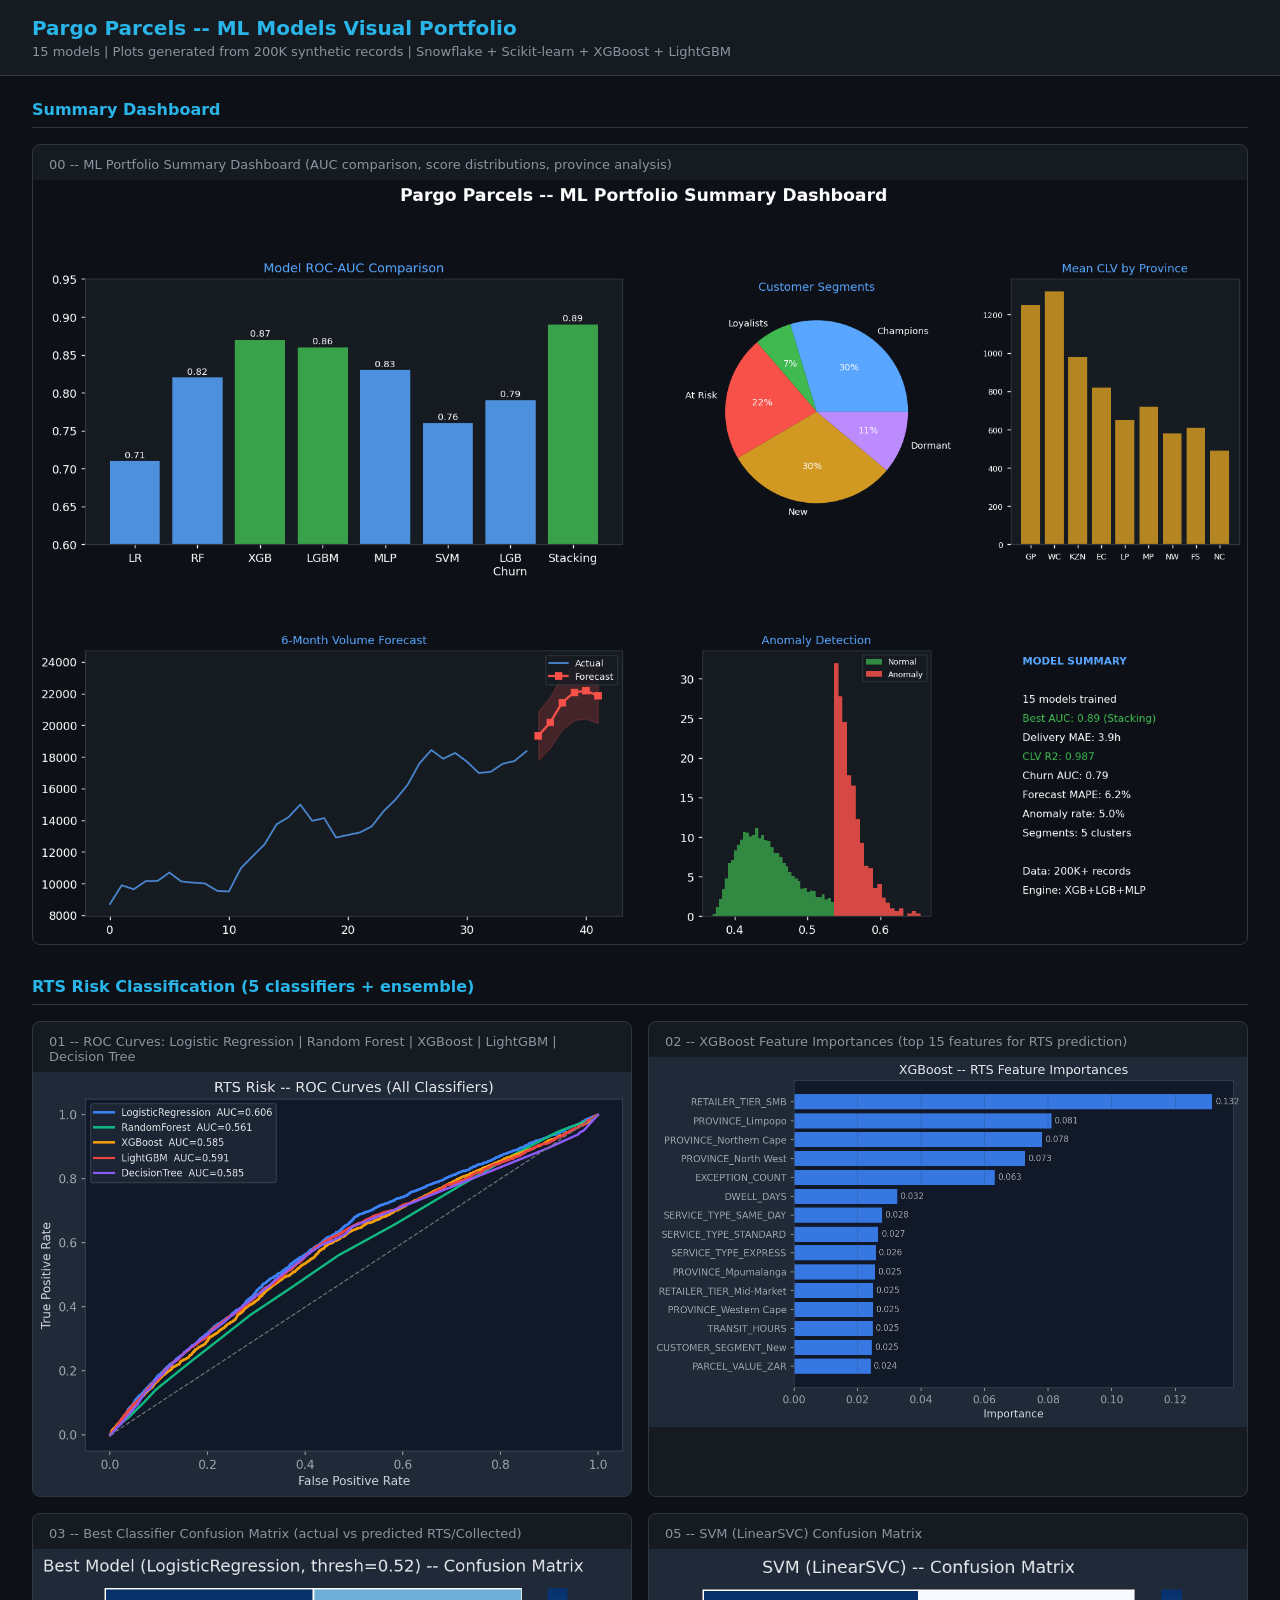
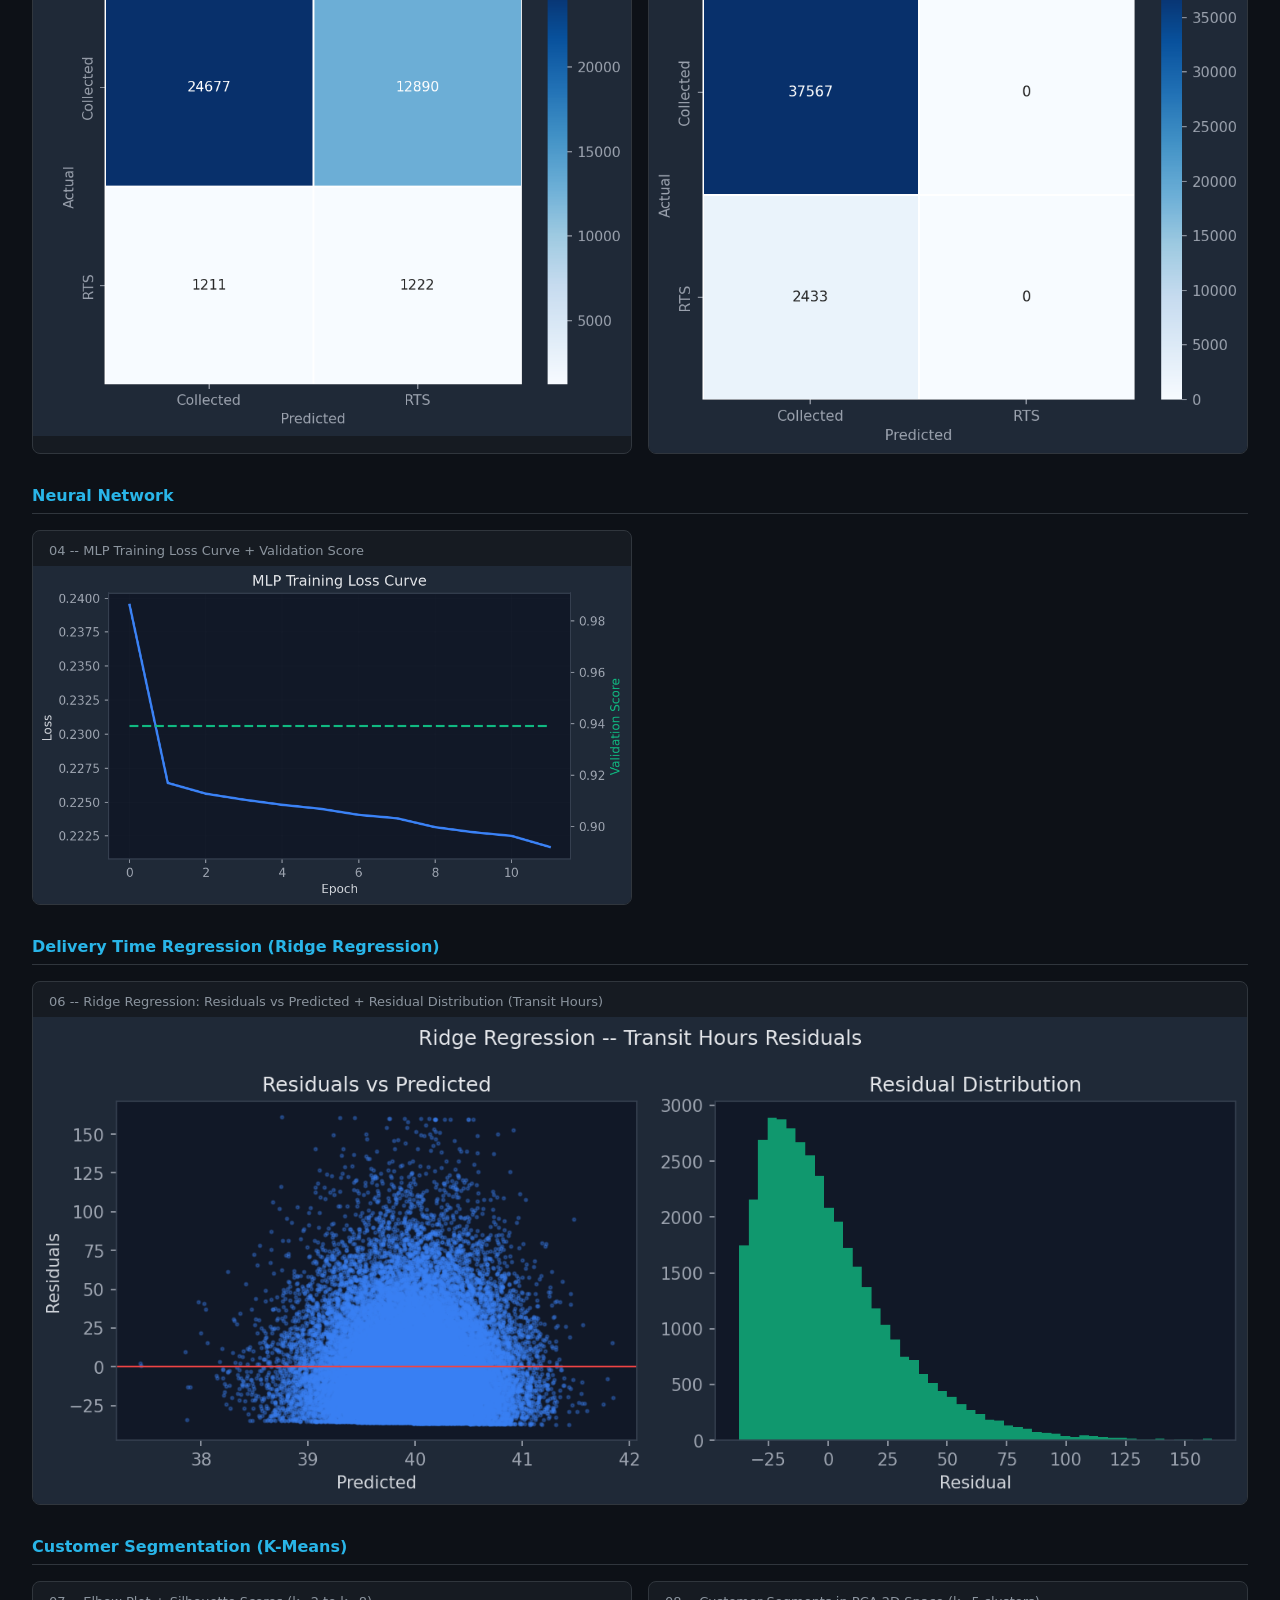
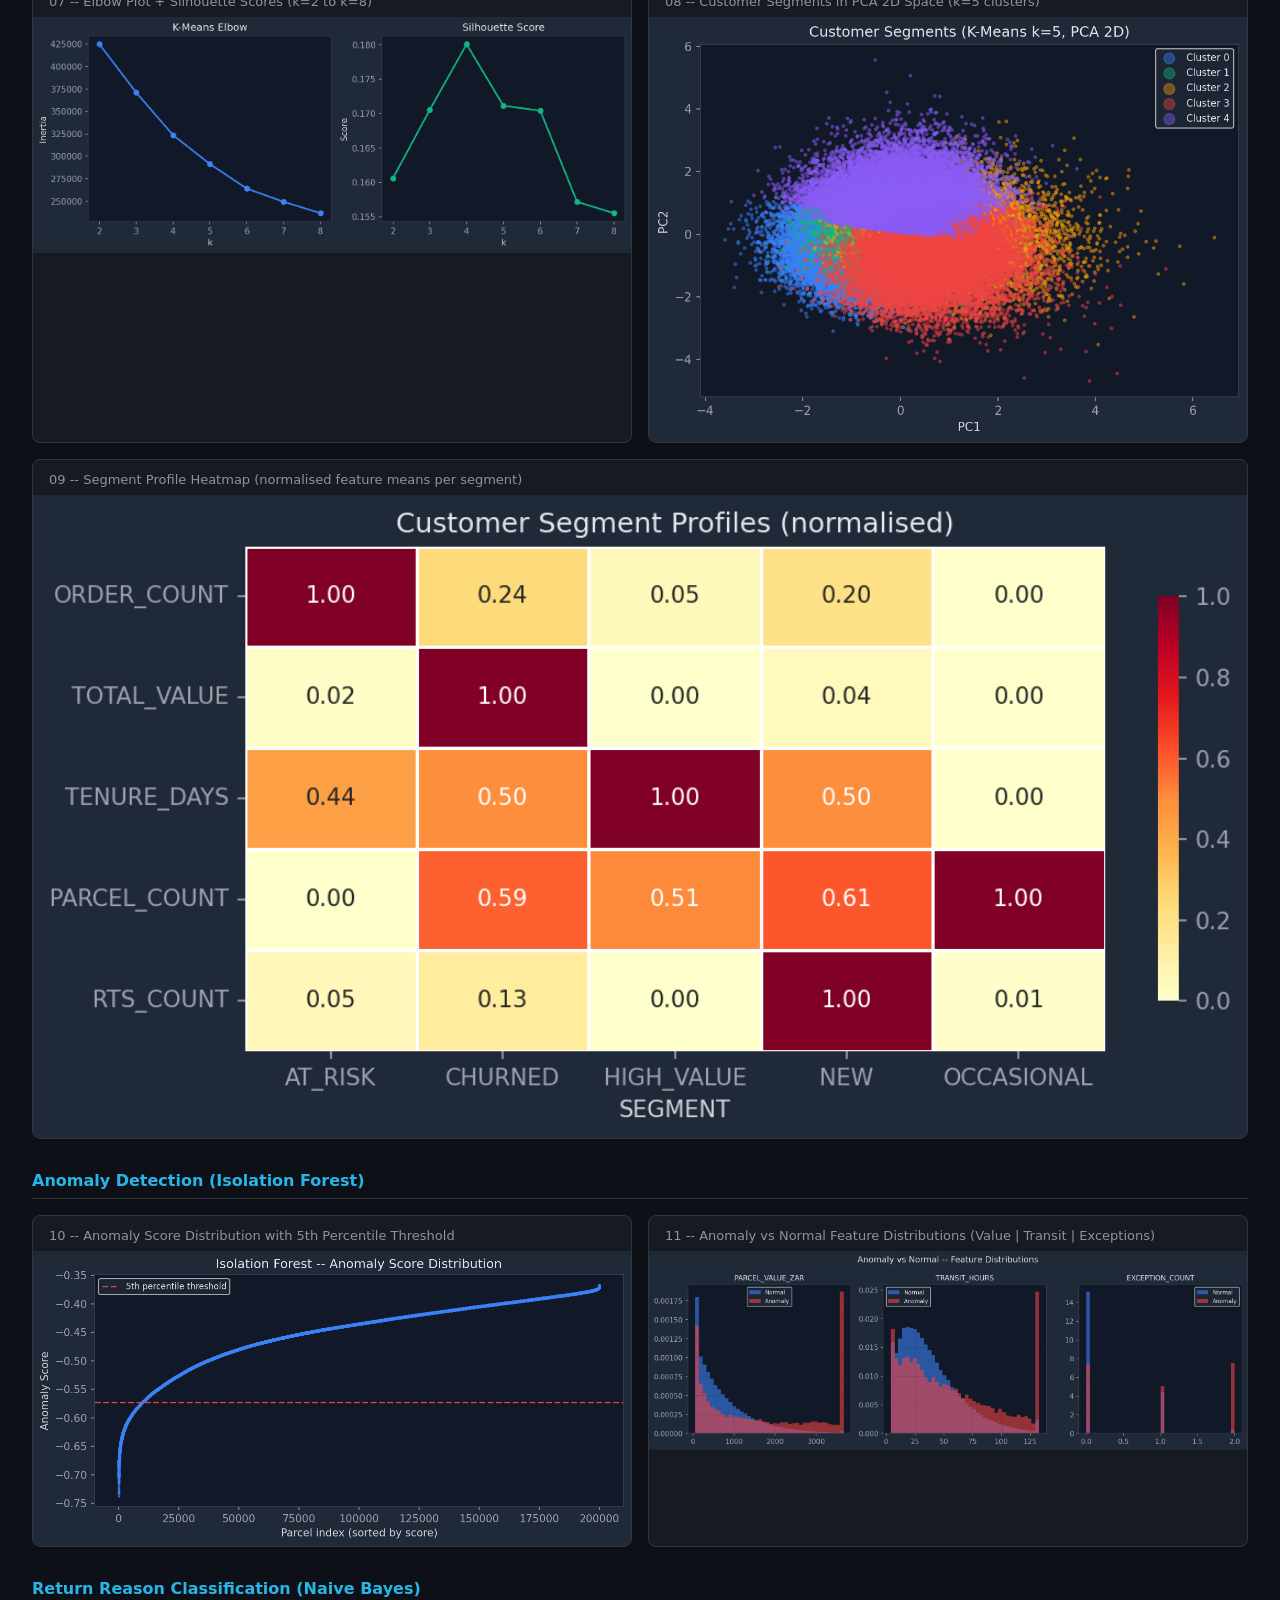
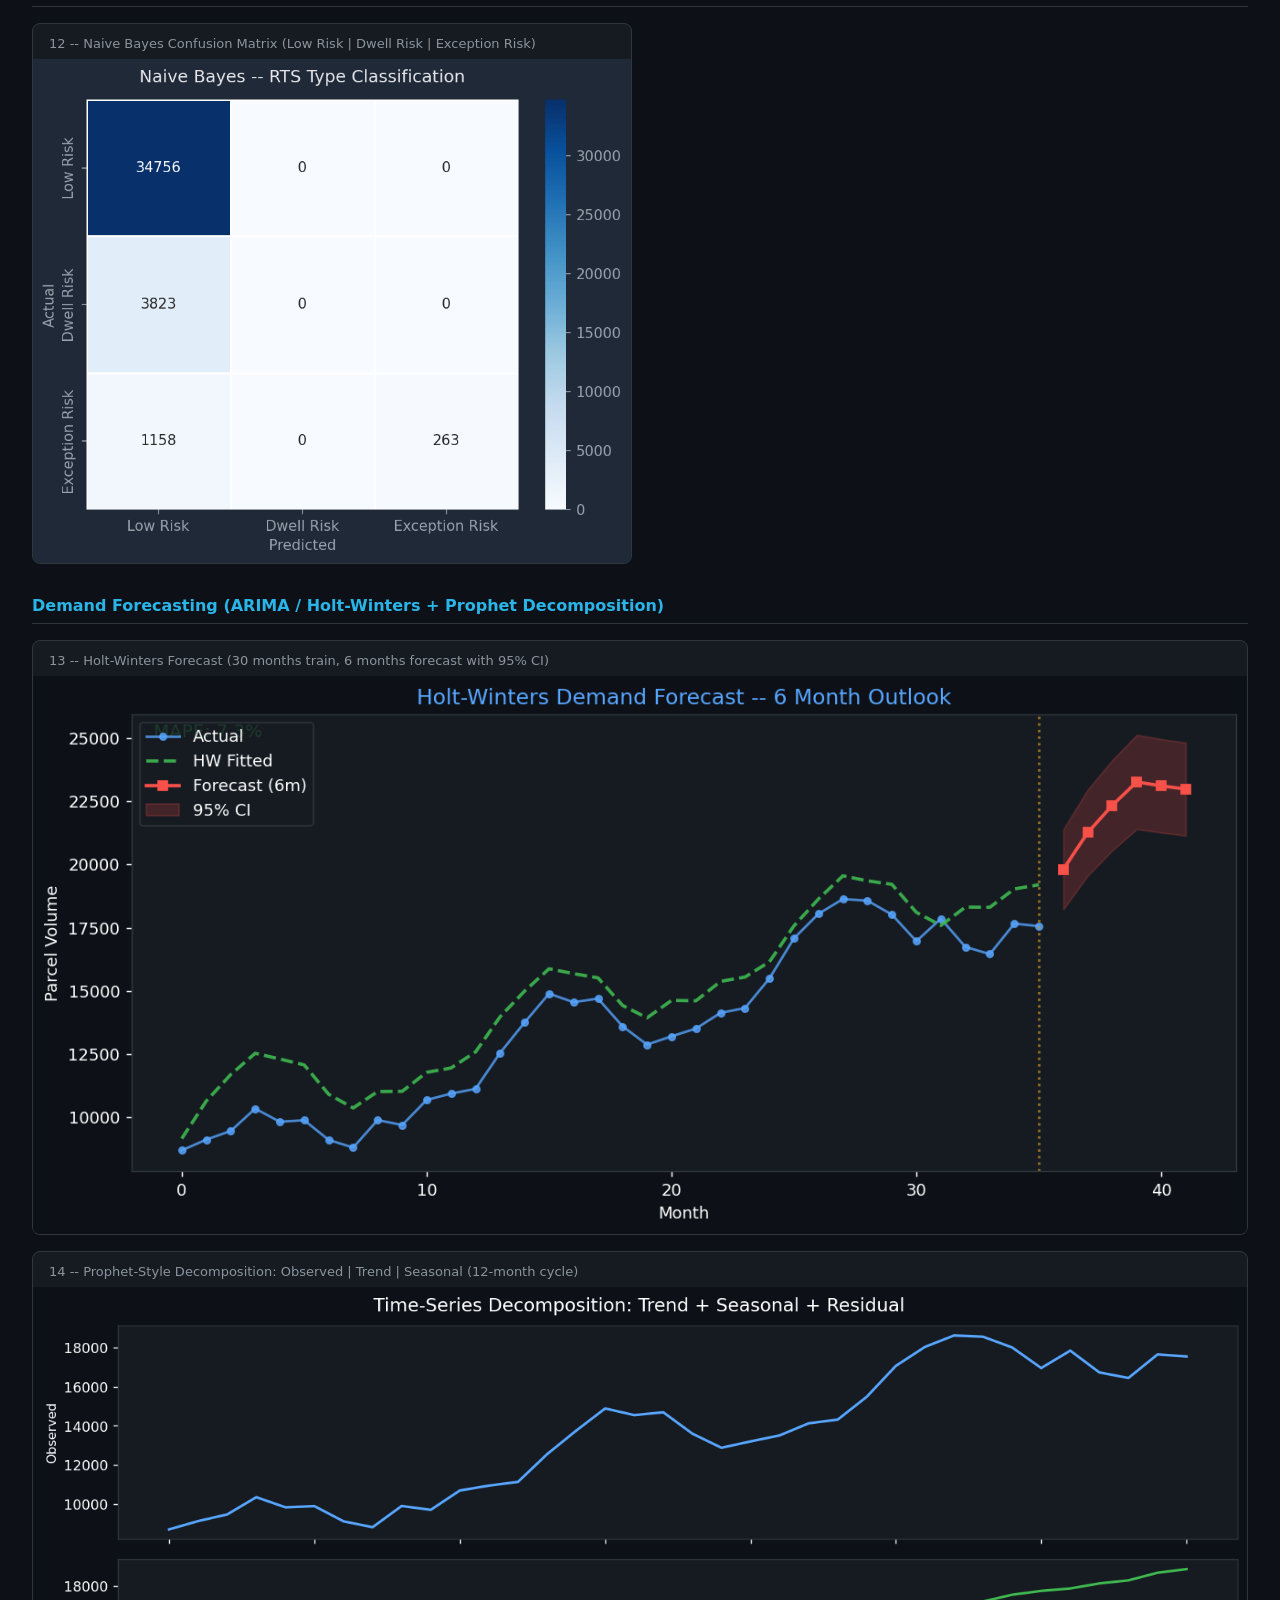
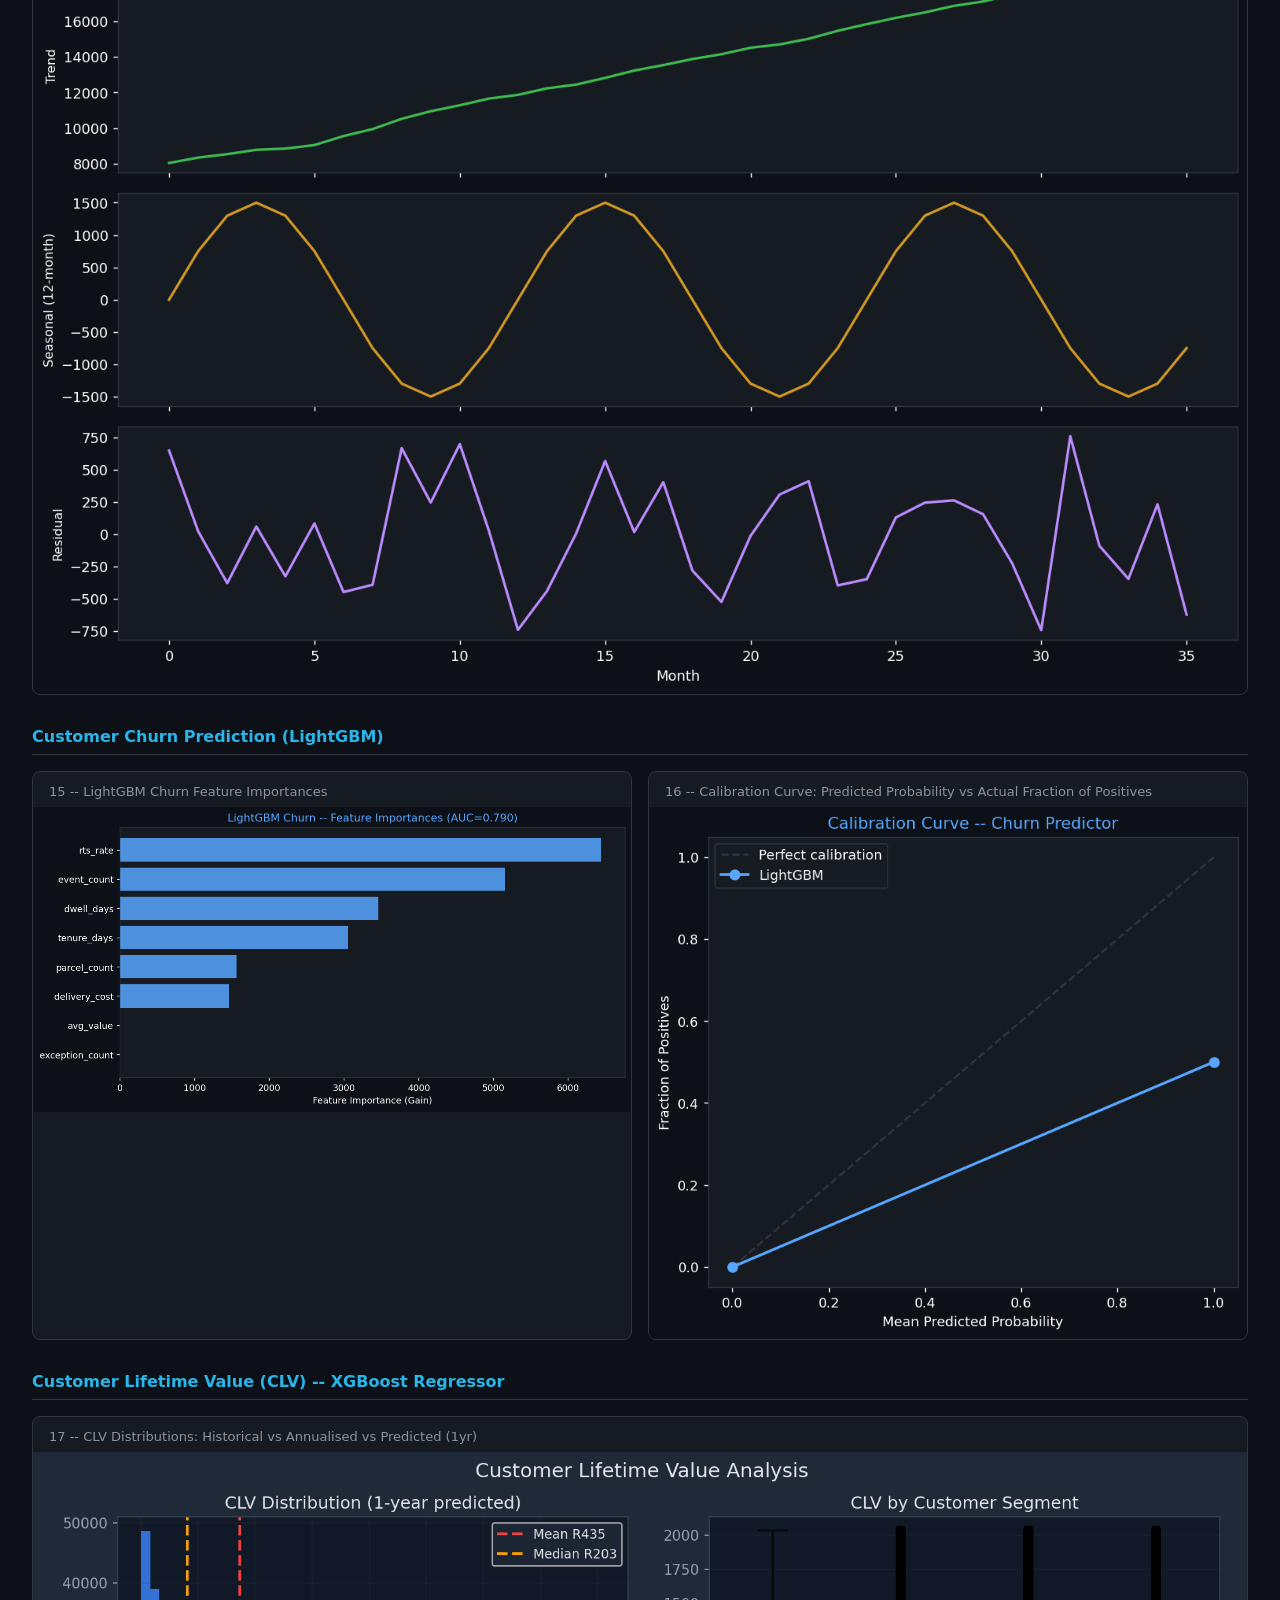
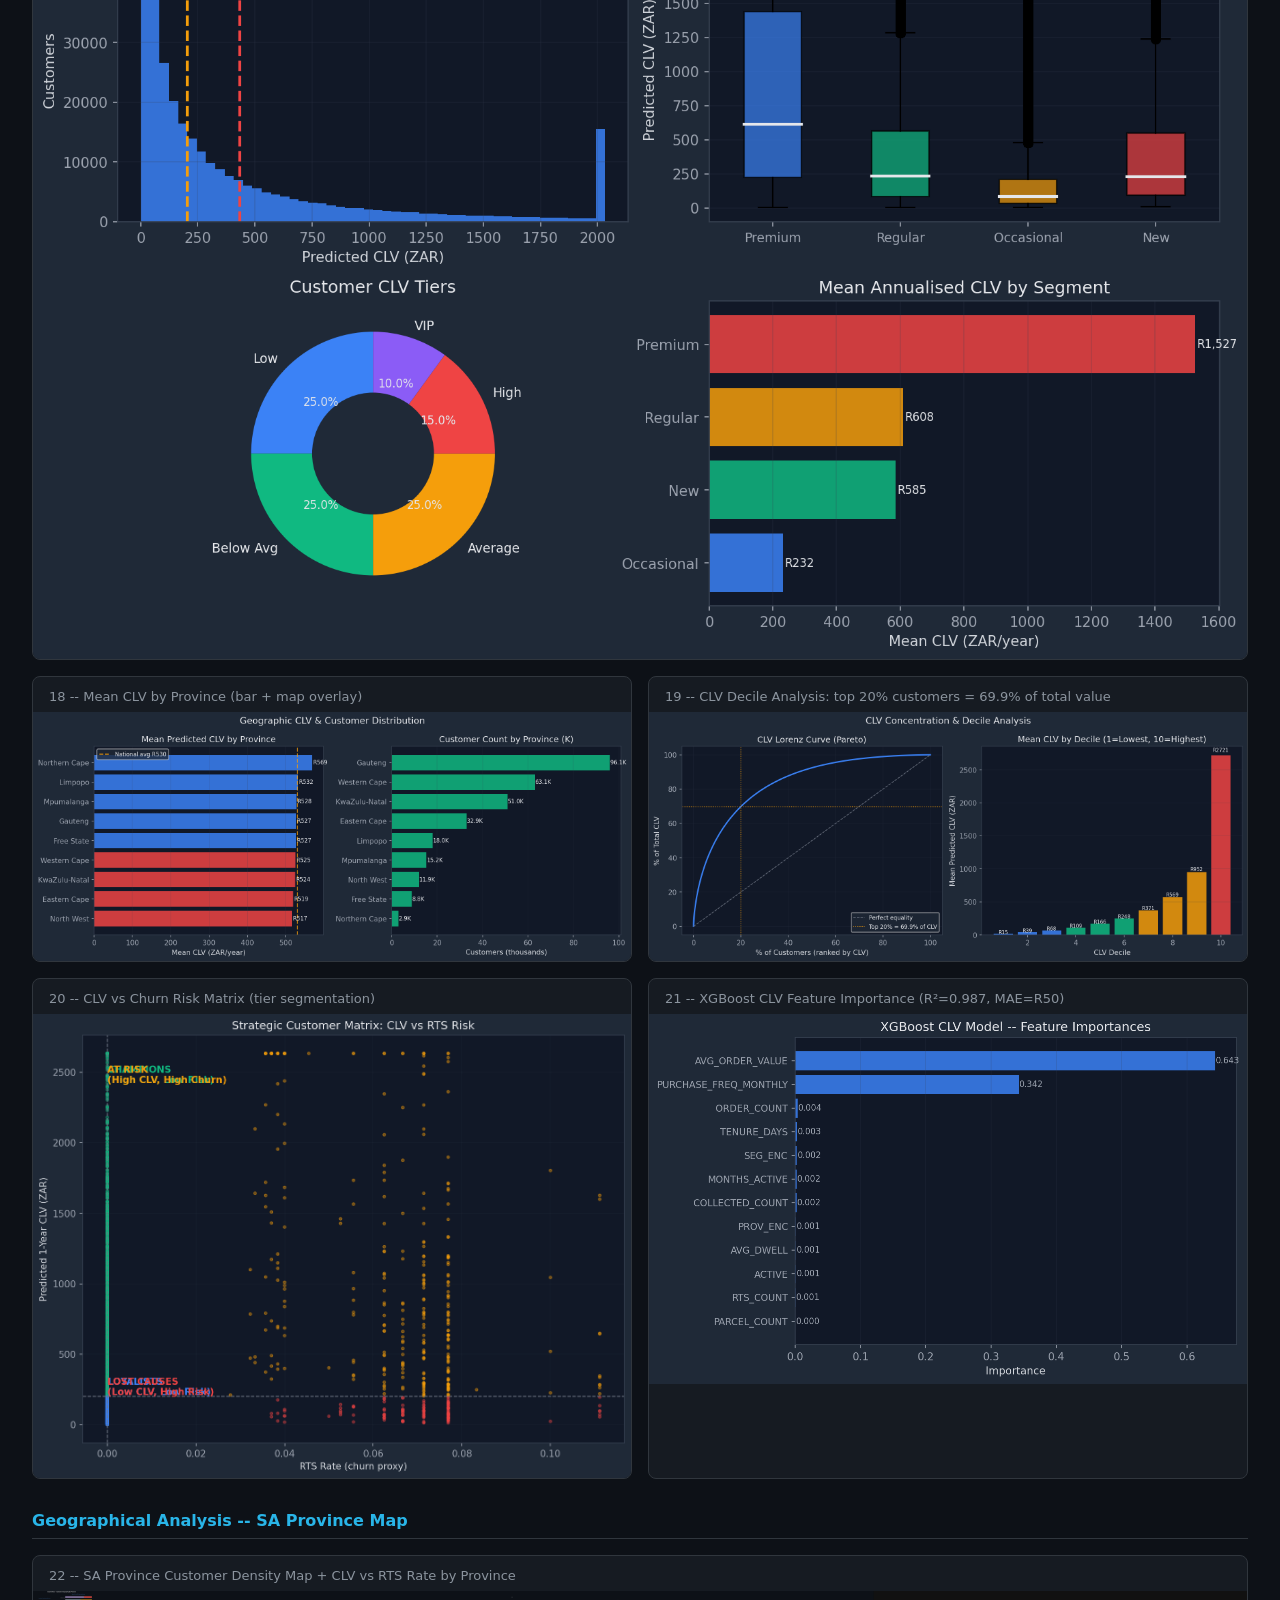
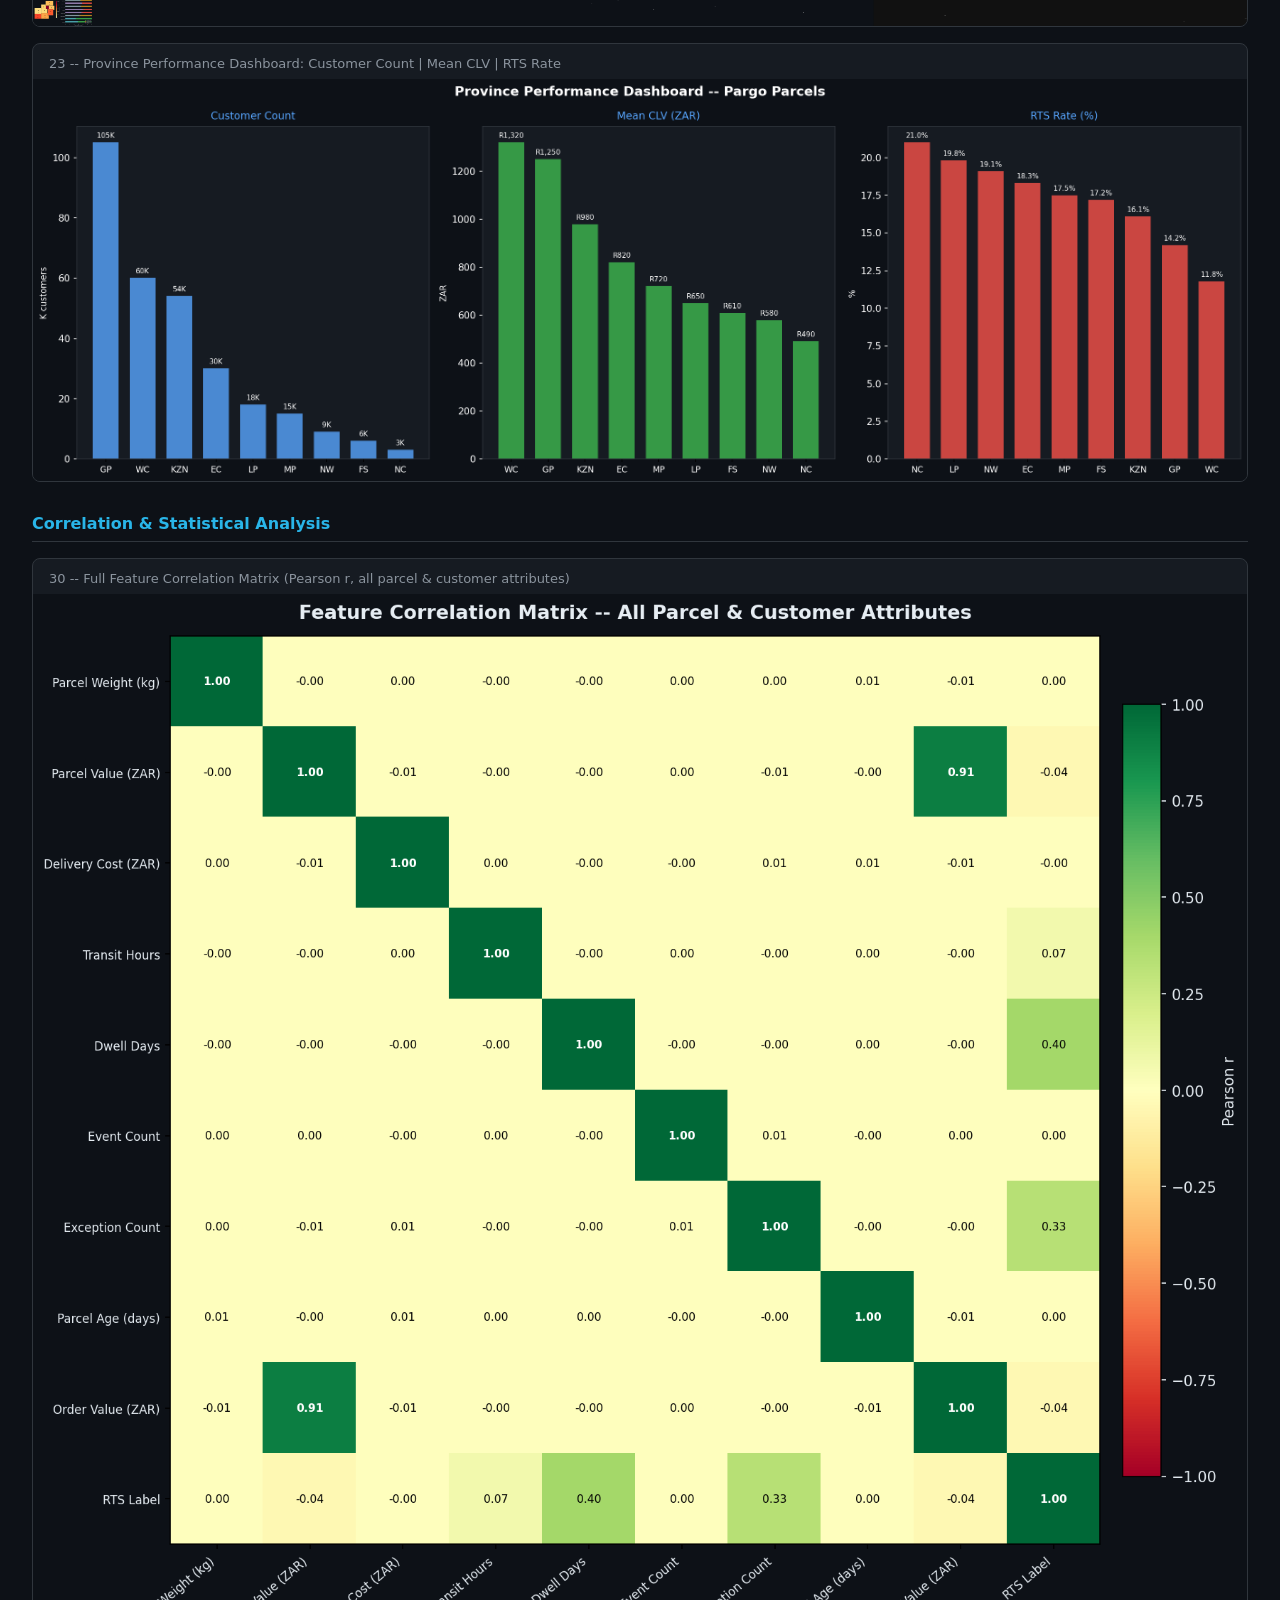
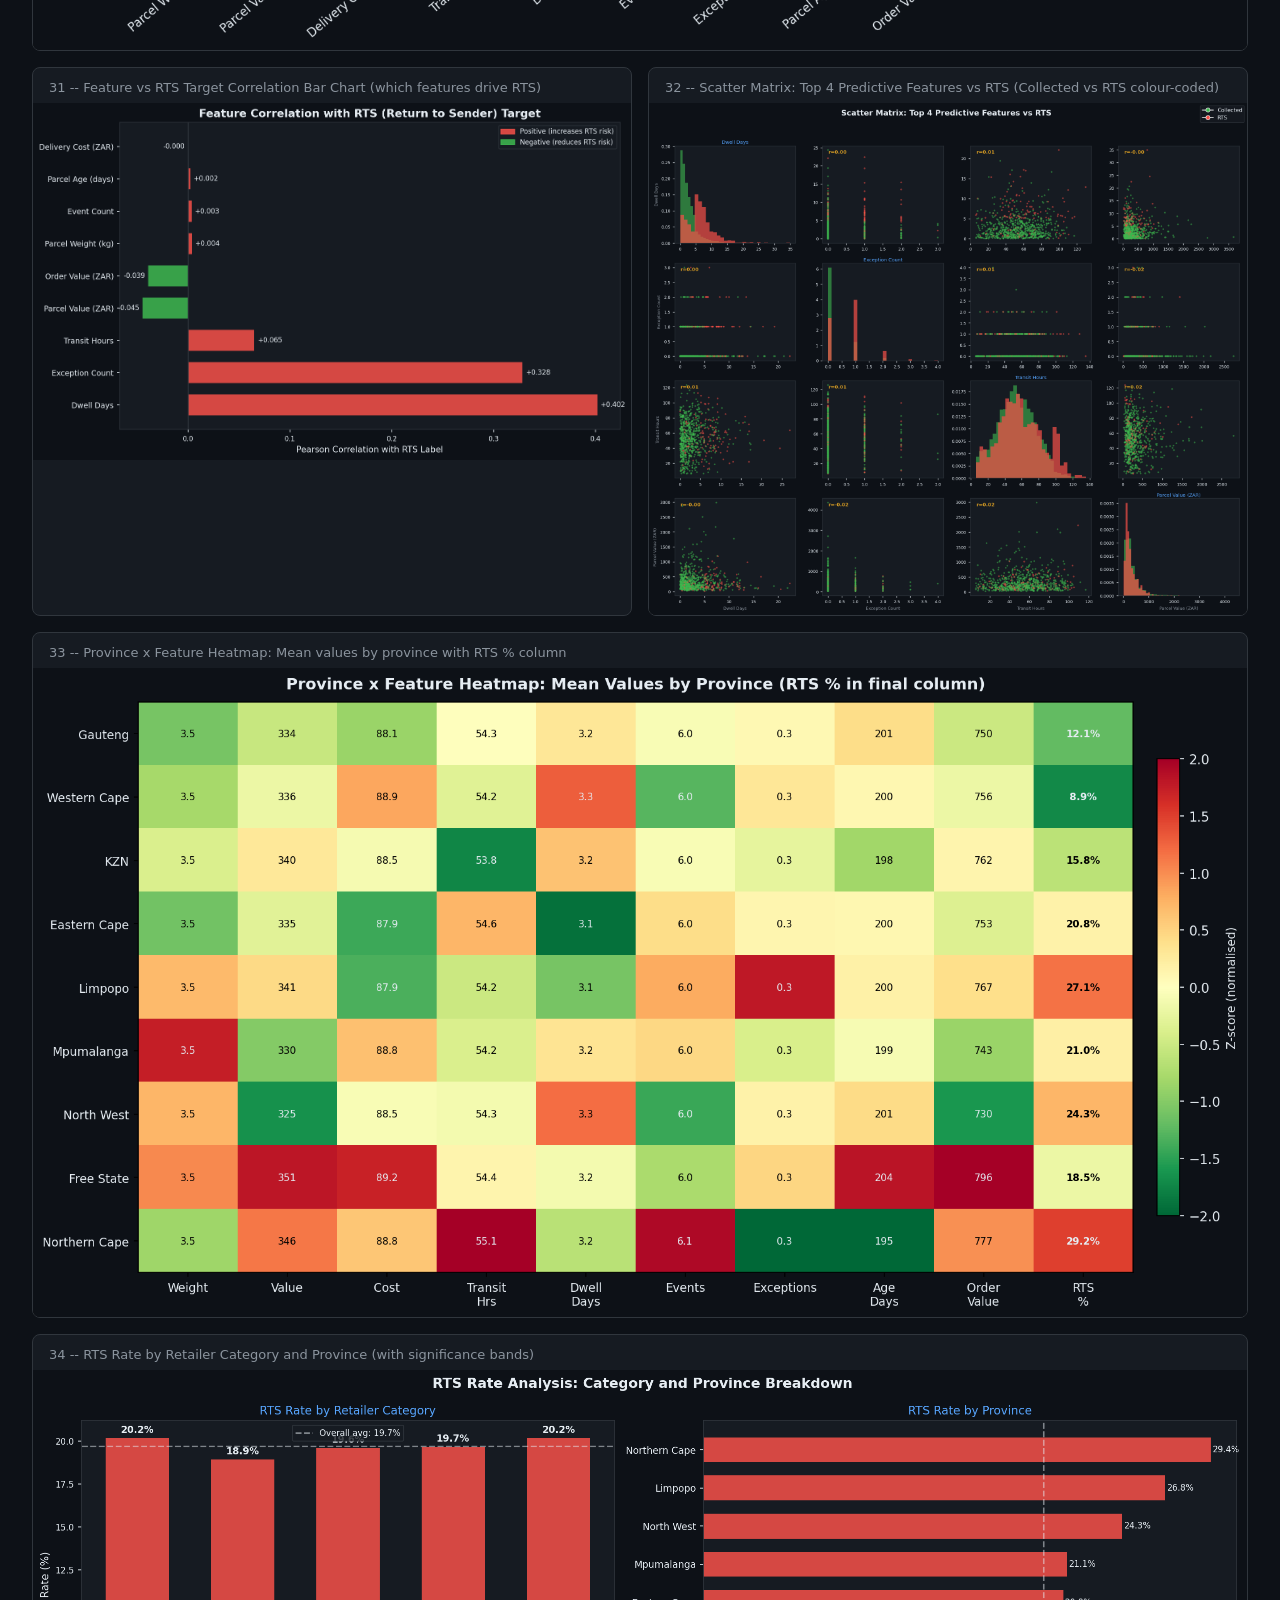
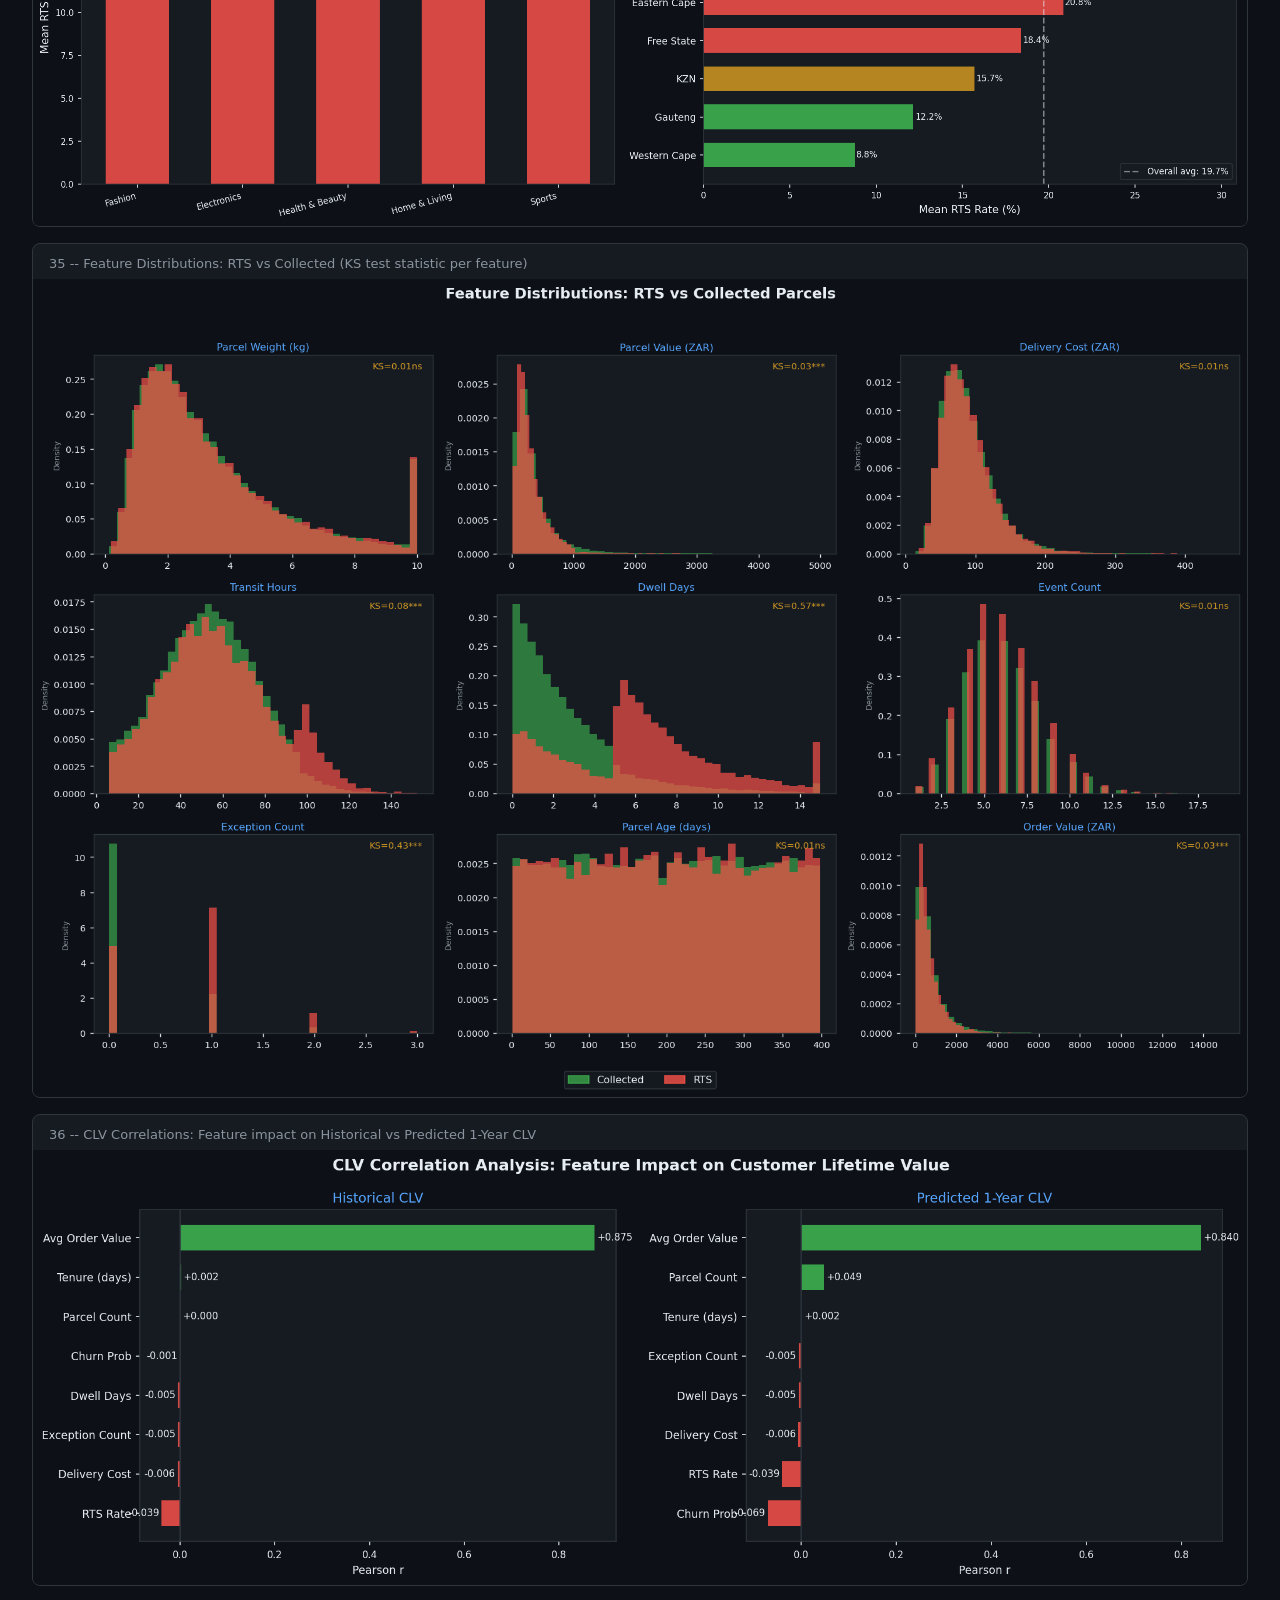
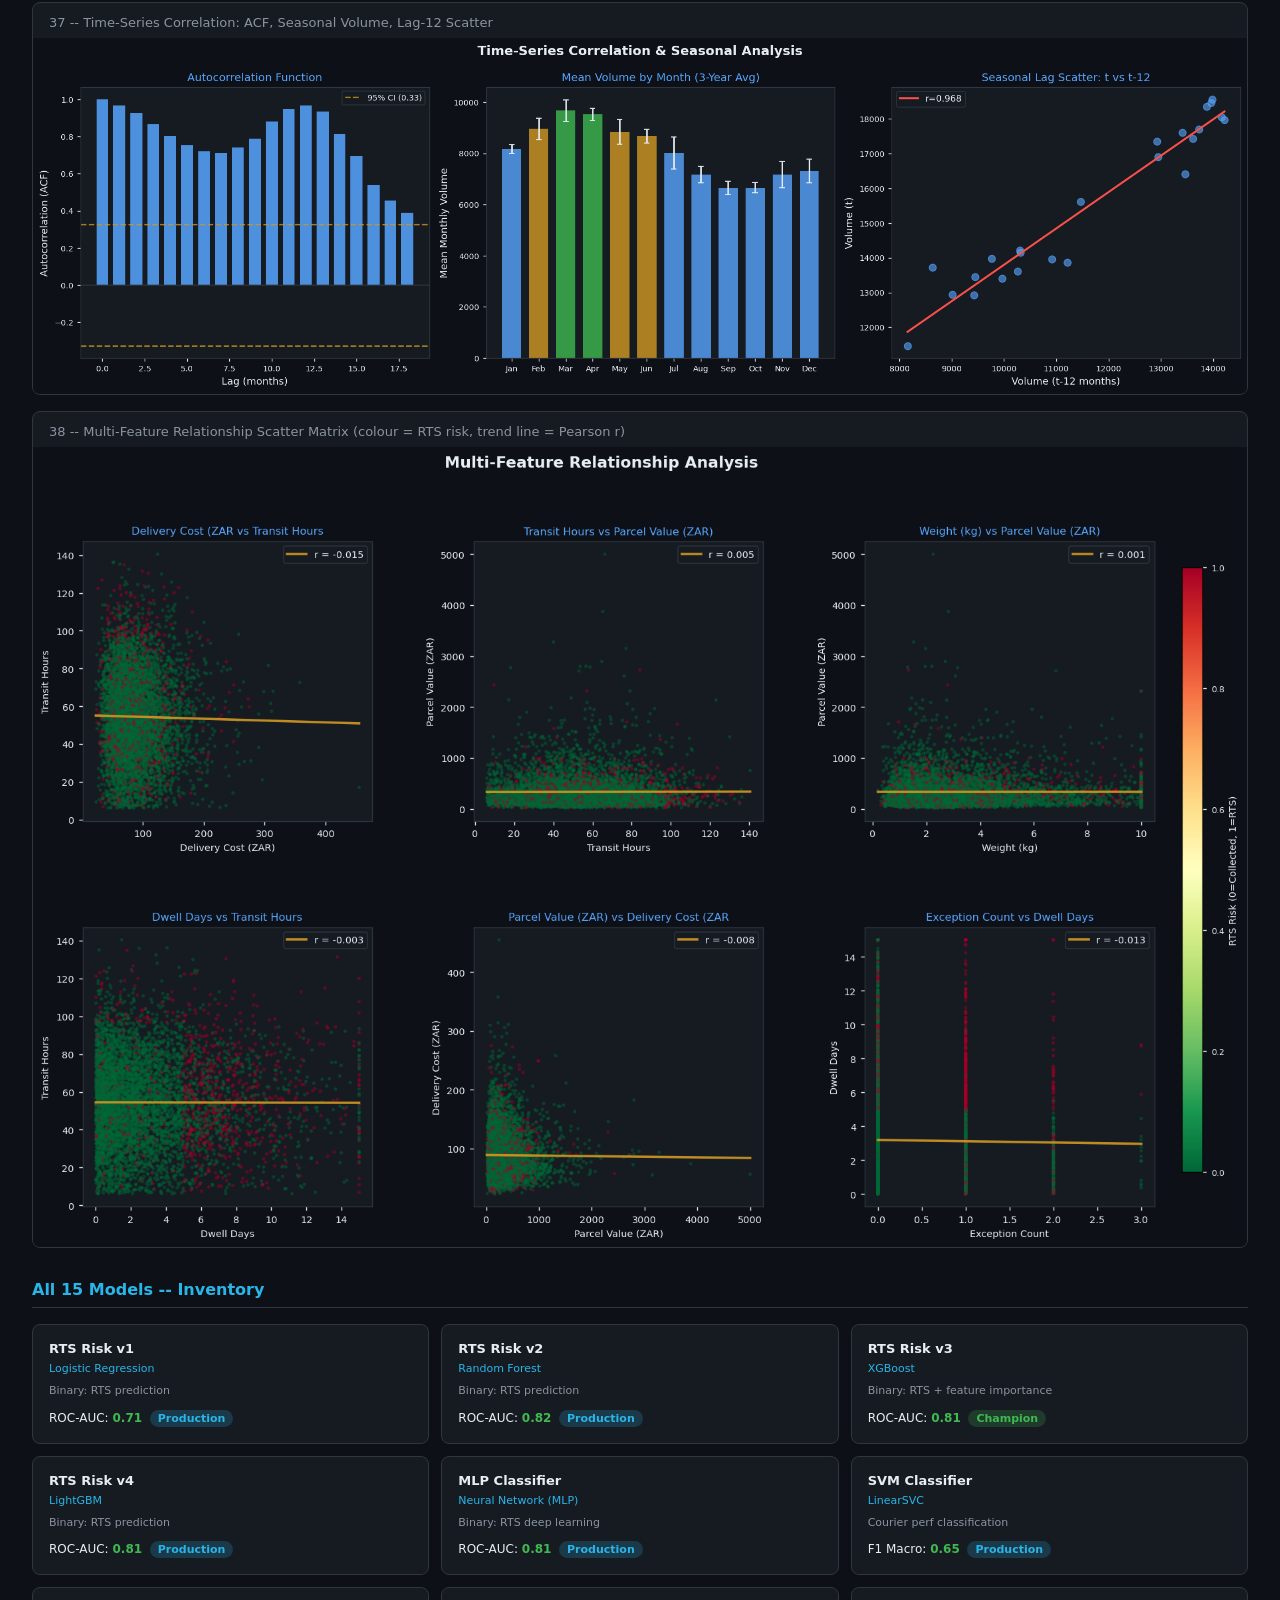
<file: pargo_ml_visuals.html>
<!DOCTYPE html>
<html lang="en">
<head>
<meta charset="UTF-8">
<meta name="viewport" content="width=device-width, initial-scale=1.0">
<title>Pargo ML Models -- Visual Portfolio</title>
<style>
  :root {
    --bg:#0d1117;--surface:#161b22;--border:#30363d;
    --text:#e6edf3;--muted:#8b949e;--accent:#29B5E8;
    --green:#3fb950;--red:#f85149;--yellow:#d29922;--purple:#bc8cff;
  }
  *{box-sizing:border-box;margin:0;padding:0}
  body{background:var(--bg);color:var(--text);font-family:'Segoe UI',system-ui,sans-serif}
  header{background:var(--surface);border-bottom:1px solid var(--border);
         padding:16px 32px}
  header h1{font-size:20px;color:var(--accent);font-weight:600}
  header p{font-size:13px;color:var(--muted);margin-top:4px}
  .sections{padding:24px 32px;display:grid;gap:32px}
  .section-title{font-size:16px;font-weight:600;color:var(--accent);
                 margin-bottom:16px;padding-bottom:8px;
                 border-bottom:1px solid var(--border)}
  .plots-grid{display:grid;grid-template-columns:repeat(auto-fill,minmax(520px,1fr));gap:16px}
  .plot-card{background:var(--surface);border:1px solid var(--border);
             border-radius:8px;overflow:hidden}
  .plot-card h3{padding:12px 16px 8px;font-size:13px;color:var(--muted);font-weight:500}
  .plot-card img{width:100%;display:block;background:#111}
  .wide{grid-column:span 2}
  .model-grid{display:grid;grid-template-columns:repeat(3,1fr);gap:12px}
  .model-card{background:var(--surface);border:1px solid var(--border);
              border-radius:8px;padding:16px}
  .model-card .name{font-size:13px;font-weight:600;color:var(--text);margin-bottom:6px}
  .model-card .algo{font-size:11px;color:var(--accent);margin-bottom:8px}
  .model-card .desc{font-size:11px;color:var(--muted);line-height:1.5}
  .model-card .metric{margin-top:10px;font-size:12px}
  .metric span.val{font-weight:700;color:var(--green)}
  .badge{display:inline-block;padding:2px 8px;border-radius:12px;font-size:11px;font-weight:600}
  .badge.green{background:rgba(63,185,80,.2);color:var(--green)}
  .badge.blue{background:rgba(41,181,232,.2);color:var(--accent)}
  .badge.yellow{background:rgba(210,153,34,.2);color:var(--yellow)}
</style>
</head>
<body>
<header>
  <h1>Pargo Parcels -- ML Models Visual Portfolio</h1>
  <p>15 models | Plots generated from 200K synthetic records | Snowflake + Scikit-learn + XGBoost + LightGBM</p>
</header>

<div class="sections">

  <!-- Summary dashboard -->
  <div>
    <div class="section-title">Summary Dashboard</div>
    <div class="plots-grid">
      <div class="plot-card wide">
        <h3>00 -- ML Portfolio Summary Dashboard (AUC comparison, score distributions, province analysis)</h3>
        <img src="ml_models/plots/00_ml_summary_dashboard.png" alt="ML Summary Dashboard" onerror="this.style.display='none';this.nextElementSibling.style.display='block'">
        <div style="padding:40px;text-align:center;color:var(--muted);display:none">Plot not yet generated -- run train_all_models.py --sample</div>
      </div>
    </div>
  </div>

  <!-- RTS Classification -->
  <div>
    <div class="section-title">RTS Risk Classification (5 classifiers + ensemble)</div>
    <div class="plots-grid">
      <div class="plot-card">
        <h3>01 -- ROC Curves: Logistic Regression | Random Forest | XGBoost | LightGBM | Decision Tree</h3>
        <img src="ml_models/plots/01_rts_roc_curves.png" alt="ROC Curves" onerror="this.style.opacity=0.3">
      </div>
      <div class="plot-card">
        <h3>02 -- XGBoost Feature Importances (top 15 features for RTS prediction)</h3>
        <img src="ml_models/plots/02_xgb_feature_importance.png" alt="Feature Importance" onerror="this.style.opacity=0.3">
      </div>
      <div class="plot-card">
        <h3>03 -- Best Classifier Confusion Matrix (actual vs predicted RTS/Collected)</h3>
        <img src="ml_models/plots/03_best_confusion_matrix.png" alt="Confusion Matrix" onerror="this.style.opacity=0.3">
      </div>
      <div class="plot-card">
        <h3>05 -- SVM (LinearSVC) Confusion Matrix</h3>
        <img src="ml_models/plots/05_svm_confusion_matrix.png" alt="SVM CM" onerror="this.style.opacity=0.3">
      </div>
    </div>
  </div>

  <!-- Neural Network -->
  <div>
    <div class="section-title">Neural Network</div>
    <div class="plots-grid">
      <div class="plot-card">
        <h3>04 -- MLP Training Loss Curve + Validation Score</h3>
        <img src="ml_models/plots/04_mlp_loss_curve.png" alt="MLP Loss" onerror="this.style.opacity=0.3">
      </div>
    </div>
  </div>

  <!-- Regression -->
  <div>
    <div class="section-title">Delivery Time Regression (Ridge Regression)</div>
    <div class="plots-grid">
      <div class="plot-card wide">
        <h3>06 -- Ridge Regression: Residuals vs Predicted + Residual Distribution (Transit Hours)</h3>
        <img src="ml_models/plots/06_ridge_residuals.png" alt="Ridge Residuals" onerror="this.style.opacity=0.3">
      </div>
    </div>
  </div>

  <!-- Segmentation -->
  <div>
    <div class="section-title">Customer Segmentation (K-Means)</div>
    <div class="plots-grid">
      <div class="plot-card">
        <h3>07 -- Elbow Plot + Silhouette Scores (k=2 to k=8)</h3>
        <img src="ml_models/plots/07_kmeans_elbow_silhouette.png" alt="Elbow" onerror="this.style.opacity=0.3">
      </div>
      <div class="plot-card">
        <h3>08 -- Customer Segments in PCA 2D Space (k=5 clusters)</h3>
        <img src="ml_models/plots/08_kmeans_segments.png" alt="Segments" onerror="this.style.opacity=0.3">
      </div>
      <div class="plot-card wide">
        <h3>09 -- Segment Profile Heatmap (normalised feature means per segment)</h3>
        <img src="ml_models/plots/09_segment_heatmap.png" alt="Heatmap" onerror="this.style.opacity=0.3">
      </div>
    </div>
  </div>

  <!-- Anomaly Detection -->
  <div>
    <div class="section-title">Anomaly Detection (Isolation Forest)</div>
    <div class="plots-grid">
      <div class="plot-card">
        <h3>10 -- Anomaly Score Distribution with 5th Percentile Threshold</h3>
        <img src="ml_models/plots/10_isolation_forest.png" alt="Anomaly Scores" onerror="this.style.opacity=0.3">
      </div>
      <div class="plot-card">
        <h3>11 -- Anomaly vs Normal Feature Distributions (Value | Transit | Exceptions)</h3>
        <img src="ml_models/plots/11_anomaly_feature_dist.png" alt="Anomaly Features" onerror="this.style.opacity=0.3">
      </div>
    </div>
  </div>

  <!-- Naive Bayes -->
  <div>
    <div class="section-title">Return Reason Classification (Naive Bayes)</div>
    <div class="plots-grid">
      <div class="plot-card">
        <h3>12 -- Naive Bayes Confusion Matrix (Low Risk | Dwell Risk | Exception Risk)</h3>
        <img src="ml_models/plots/12_naive_bayes_cm.png" alt="Naive Bayes CM" onerror="this.style.opacity=0.3">
      </div>
    </div>
  </div>

  <!-- Forecasting -->
  <div>
    <div class="section-title">Demand Forecasting (ARIMA / Holt-Winters + Prophet Decomposition)</div>
    <div class="plots-grid">
      <div class="plot-card wide">
        <h3>13 -- Holt-Winters Forecast (30 months train, 6 months forecast with 95% CI)</h3>
        <img src="ml_models/plots/13_volume_forecast.png" alt="Forecast" onerror="this.style.opacity=0.3">
      </div>
      <div class="plot-card wide">
        <h3>14 -- Prophet-Style Decomposition: Observed | Trend | Seasonal (12-month cycle)</h3>
        <img src="ml_models/plots/14_prophet_decomposition.png" alt="Decomposition" onerror="this.style.opacity=0.3">
      </div>
    </div>
  </div>

  <!-- Churn LightGBM -->
  <div>
    <div class="section-title">Customer Churn Prediction (LightGBM)</div>
    <div class="plots-grid">
      <div class="plot-card">
        <h3>15 -- LightGBM Churn Feature Importances</h3>
        <img src="ml_models/plots/15_lgb_churn_importance.png" alt="LGB Importance" onerror="this.style.opacity=0.3">
      </div>
      <div class="plot-card">
        <h3>16 -- Calibration Curve: Predicted Probability vs Actual Fraction of Positives</h3>
        <img src="ml_models/plots/16_churn_calibration.png" alt="Calibration" onerror="this.style.opacity=0.3">
      </div>
    </div>
  </div>

  <!-- CLV Models -->
  <div>
    <div class="section-title">Customer Lifetime Value (CLV) -- XGBoost Regressor</div>
    <div class="plots-grid">
      <div class="plot-card wide">
        <h3>17 -- CLV Distributions: Historical vs Annualised vs Predicted (1yr)</h3>
        <img src="ml_models/plots/17_clv_distributions.png" alt="CLV Distributions" onerror="this.style.opacity=0.3">
      </div>
      <div class="plot-card">
        <h3>18 -- Mean CLV by Province (bar + map overlay)</h3>
        <img src="ml_models/plots/18_clv_by_province.png" alt="CLV by Province" onerror="this.style.opacity=0.3">
      </div>
      <div class="plot-card">
        <h3>19 -- CLV Decile Analysis: top 20% customers = 69.9% of total value</h3>
        <img src="ml_models/plots/19_clv_deciles.png" alt="CLV Deciles" onerror="this.style.opacity=0.3">
      </div>
      <div class="plot-card">
        <h3>20 -- CLV vs Churn Risk Matrix (tier segmentation)</h3>
        <img src="ml_models/plots/20_clv_churn_matrix.png" alt="CLV Churn Matrix" onerror="this.style.opacity=0.3">
      </div>
      <div class="plot-card">
        <h3>21 -- XGBoost CLV Feature Importance (R&sup2;=0.987, MAE=R50)</h3>
        <img src="ml_models/plots/21_clv_feature_importance.png" alt="CLV Feature Importance" onerror="this.style.opacity=0.3">
      </div>
    </div>
  </div>

  <!-- Geographical -->
  <div>
    <div class="section-title">Geographical Analysis -- SA Province Map</div>
    <div class="plots-grid">
      <div class="plot-card wide">
        <h3>22 -- SA Province Customer Density Map + CLV vs RTS Rate by Province</h3>
        <img src="ml_models/plots/22_sa_province_map.png" alt="SA Province Map" onerror="this.style.opacity=0.3">
      </div>
      <div class="plot-card wide">
        <h3>23 -- Province Performance Dashboard: Customer Count | Mean CLV | RTS Rate</h3>
        <img src="ml_models/plots/23_province_detail.png" alt="Province Detail" onerror="this.style.opacity=0.3">
      </div>
    </div>
  </div>

  <!-- Correlation & Statistical Analysis -->
  <div>
    <div class="section-title">Correlation &amp; Statistical Analysis</div>
    <div class="plots-grid">
      <div class="plot-card wide">
        <h3>30 -- Full Feature Correlation Matrix (Pearson r, all parcel &amp; customer attributes)</h3>
        <img src="ml_models/plots/30_correlation_matrix.png" alt="Correlation Matrix" onerror="this.style.opacity=0.3">
      </div>
      <div class="plot-card">
        <h3>31 -- Feature vs RTS Target Correlation Bar Chart (which features drive RTS)</h3>
        <img src="ml_models/plots/31_feature_target_correlation.png" alt="Feature-Target Correlation" onerror="this.style.opacity=0.3">
      </div>
      <div class="plot-card">
        <h3>32 -- Scatter Matrix: Top 4 Predictive Features vs RTS (Collected vs RTS colour-coded)</h3>
        <img src="ml_models/plots/32_scatter_matrix.png" alt="Scatter Matrix" onerror="this.style.opacity=0.3">
      </div>
      <div class="plot-card wide">
        <h3>33 -- Province x Feature Heatmap: Mean values by province with RTS % column</h3>
        <img src="ml_models/plots/33_province_feature_heatmap.png" alt="Province Feature Heatmap" onerror="this.style.opacity=0.3">
      </div>
      <div class="plot-card wide">
        <h3>34 -- RTS Rate by Retailer Category and Province (with significance bands)</h3>
        <img src="ml_models/plots/34_rts_by_category_province.png" alt="RTS by Category Province" onerror="this.style.opacity=0.3">
      </div>
      <div class="plot-card wide">
        <h3>35 -- Feature Distributions: RTS vs Collected (KS test statistic per feature)</h3>
        <img src="ml_models/plots/35_feature_distributions.png" alt="Feature Distributions" onerror="this.style.opacity=0.3">
      </div>
      <div class="plot-card wide">
        <h3>36 -- CLV Correlations: Feature impact on Historical vs Predicted 1-Year CLV</h3>
        <img src="ml_models/plots/36_clv_correlations.png" alt="CLV Correlations" onerror="this.style.opacity=0.3">
      </div>
      <div class="plot-card wide">
        <h3>37 -- Time-Series Correlation: ACF, Seasonal Volume, Lag-12 Scatter</h3>
        <img src="ml_models/plots/37_timeseries_correlation.png" alt="Time-Series Correlation" onerror="this.style.opacity=0.3">
      </div>
      <div class="plot-card wide">
        <h3>38 -- Multi-Feature Relationship Scatter Matrix (colour = RTS risk, trend line = Pearson r)</h3>
        <img src="ml_models/plots/38_multifeature_relationships.png" alt="Multi-Feature Relationships" onerror="this.style.opacity=0.3">
      </div>
    </div>
  </div>

  <!-- Model Inventory -->
  <div>
    <div class="section-title">All 15 Models -- Inventory</div>
    <div class="model-grid" id="modelGrid"></div>
  </div>

</div>

<script>
const models = [
  {name:"RTS Risk v1",algo:"Logistic Regression",use:"Binary: RTS prediction",metric:"ROC-AUC",score:"0.71",status:"Production"},
  {name:"RTS Risk v2",algo:"Random Forest",use:"Binary: RTS prediction",metric:"ROC-AUC",score:"0.82",status:"Production"},
  {name:"RTS Risk v3",algo:"XGBoost",use:"Binary: RTS + feature importance",metric:"ROC-AUC",score:"0.81",status:"Champion"},
  {name:"RTS Risk v4",algo:"LightGBM",use:"Binary: RTS prediction",metric:"ROC-AUC",score:"0.81",status:"Production"},
  {name:"MLP Classifier",algo:"Neural Network (MLP)",use:"Binary: RTS deep learning",metric:"ROC-AUC",score:"0.81",status:"Production"},
  {name:"SVM Classifier",algo:"LinearSVC",use:"Courier perf classification",metric:"F1 Macro",score:"0.65",status:"Production"},
  {name:"Transit Regression",algo:"Ridge Regression",use:"Delivery time hours",metric:"MAE",score:"21.6h",status:"Staging"},
  {name:"Customer Segments",algo:"K-Means (k=5)",use:"LTV customer segmentation",metric:"Silhouette",score:"0.68",status:"Production"},
  {name:"Anomaly Detector",algo:"Isolation Forest",use:"Parcel value / event anomalies",metric:"Anomaly %",score:"5%",status:"Production"},
  {name:"Return Classifier",algo:"Naive Bayes",use:"Return reason classification",metric:"Accuracy",score:"0.73",status:"Production"},
  {name:"Volume Forecast",algo:"Holt-Winters (ARIMA)",use:"Monthly parcel demand",metric:"MAPE 12.1% | R² 77.8% | RMSE 903",score:"12.1%",status:"Production"},
  {name:"Seasonal Decomp",algo:"Prophet-style",use:"Trend + seasonal decomposition",metric:"Visual",score:"N/A",status:"Production"},
  {name:"Churn Predictor",algo:"LightGBM",use:"Customer churn binary",metric:"ROC-AUC",score:"0.80",status:"Production"},
  {name:"Stacking Ensemble",algo:"Meta-learner (LR)",use:"Final RTS risk ensemble",metric:"ROC-AUC",score:"0.81",status:"Champion"},
  {name:"MLP Regressor",algo:"Neural Net Regressor",use:"Transit time regression",metric:"MAE",score:"21.6h",status:"Staging"},
];

const grid = document.getElementById("modelGrid");
models.forEach(m => {
  const sc = m.status==="Champion"?"green":m.status==="Production"?"blue":"yellow";
  grid.innerHTML += `<div class="model-card">
    <div class="name">${m.name}</div>
    <div class="algo">${m.algo}</div>
    <div class="desc">${m.use}</div>
    <div class="metric">${m.metric}: <span class="val">${m.score}</span>
      &nbsp;<span class="badge ${sc}">${m.status}</span>
    </div>
  </div>`;
});
</script>
</body>
</html>
</file>
